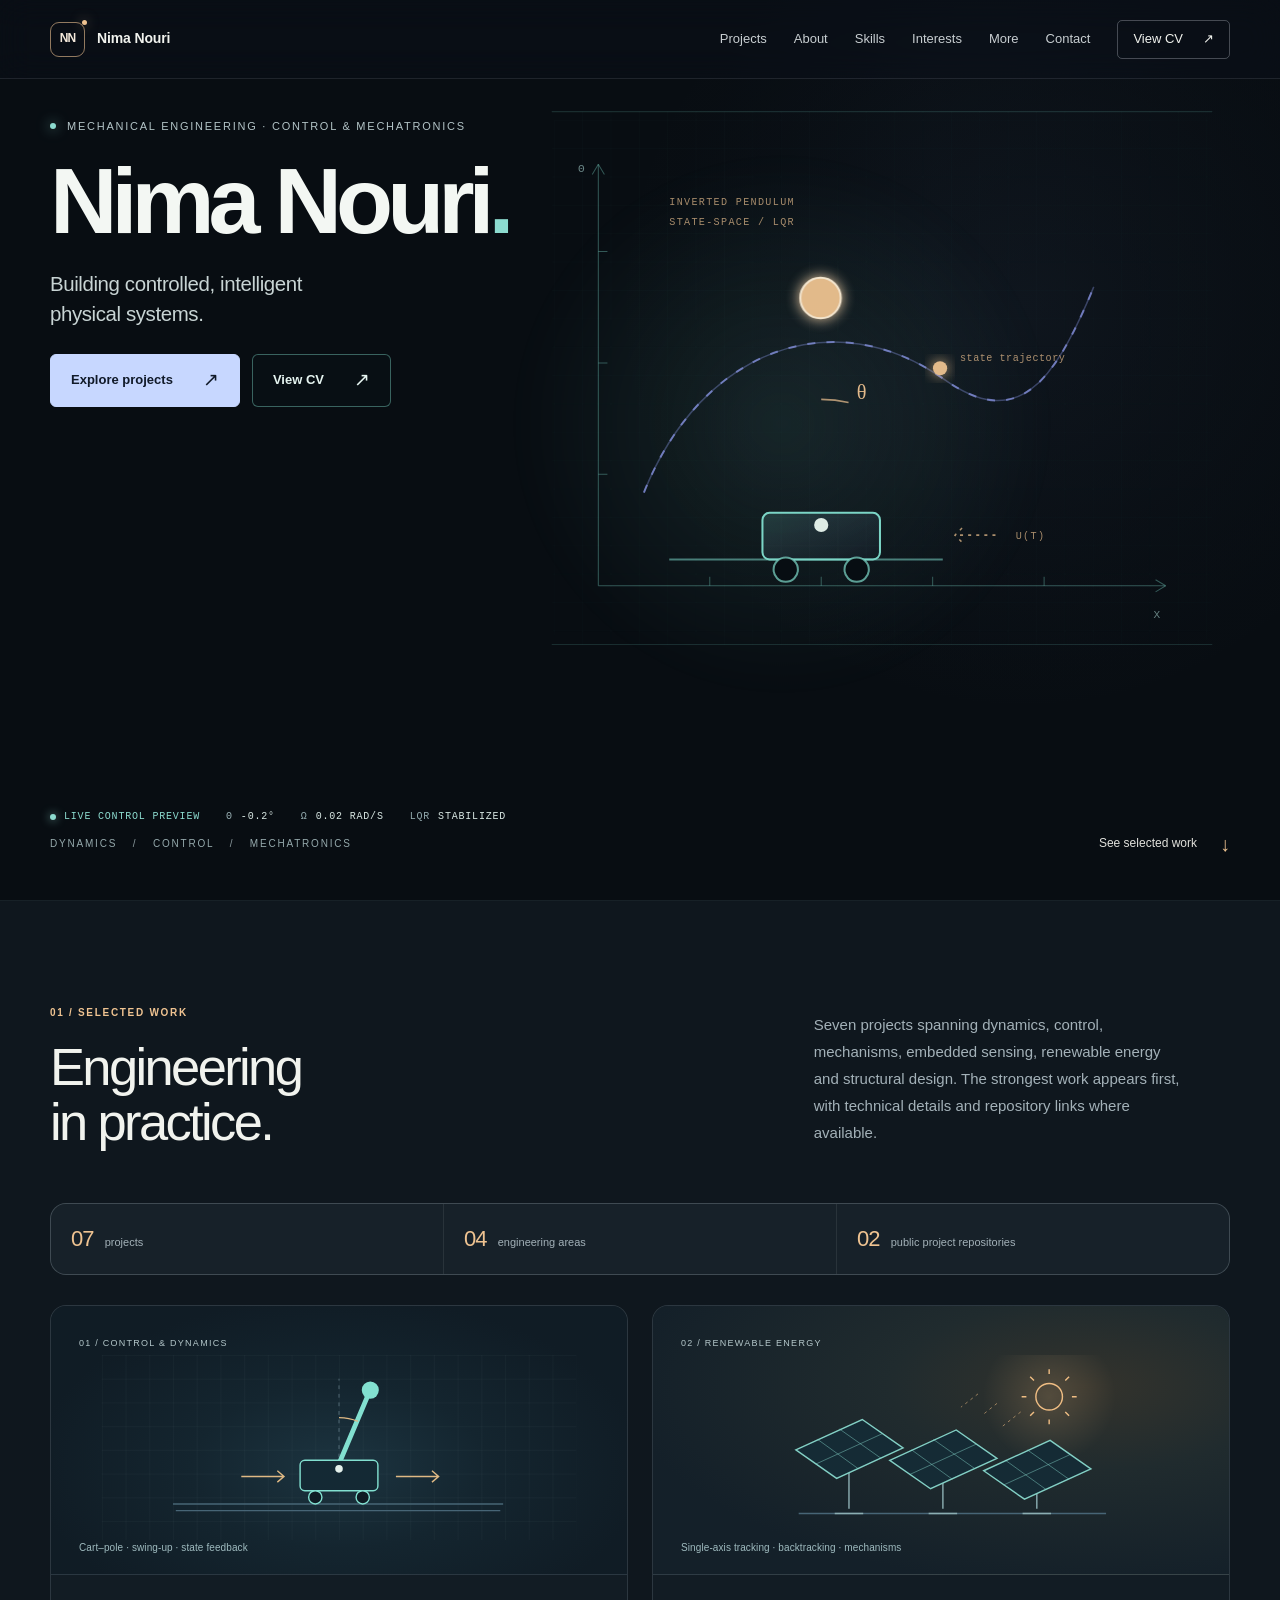
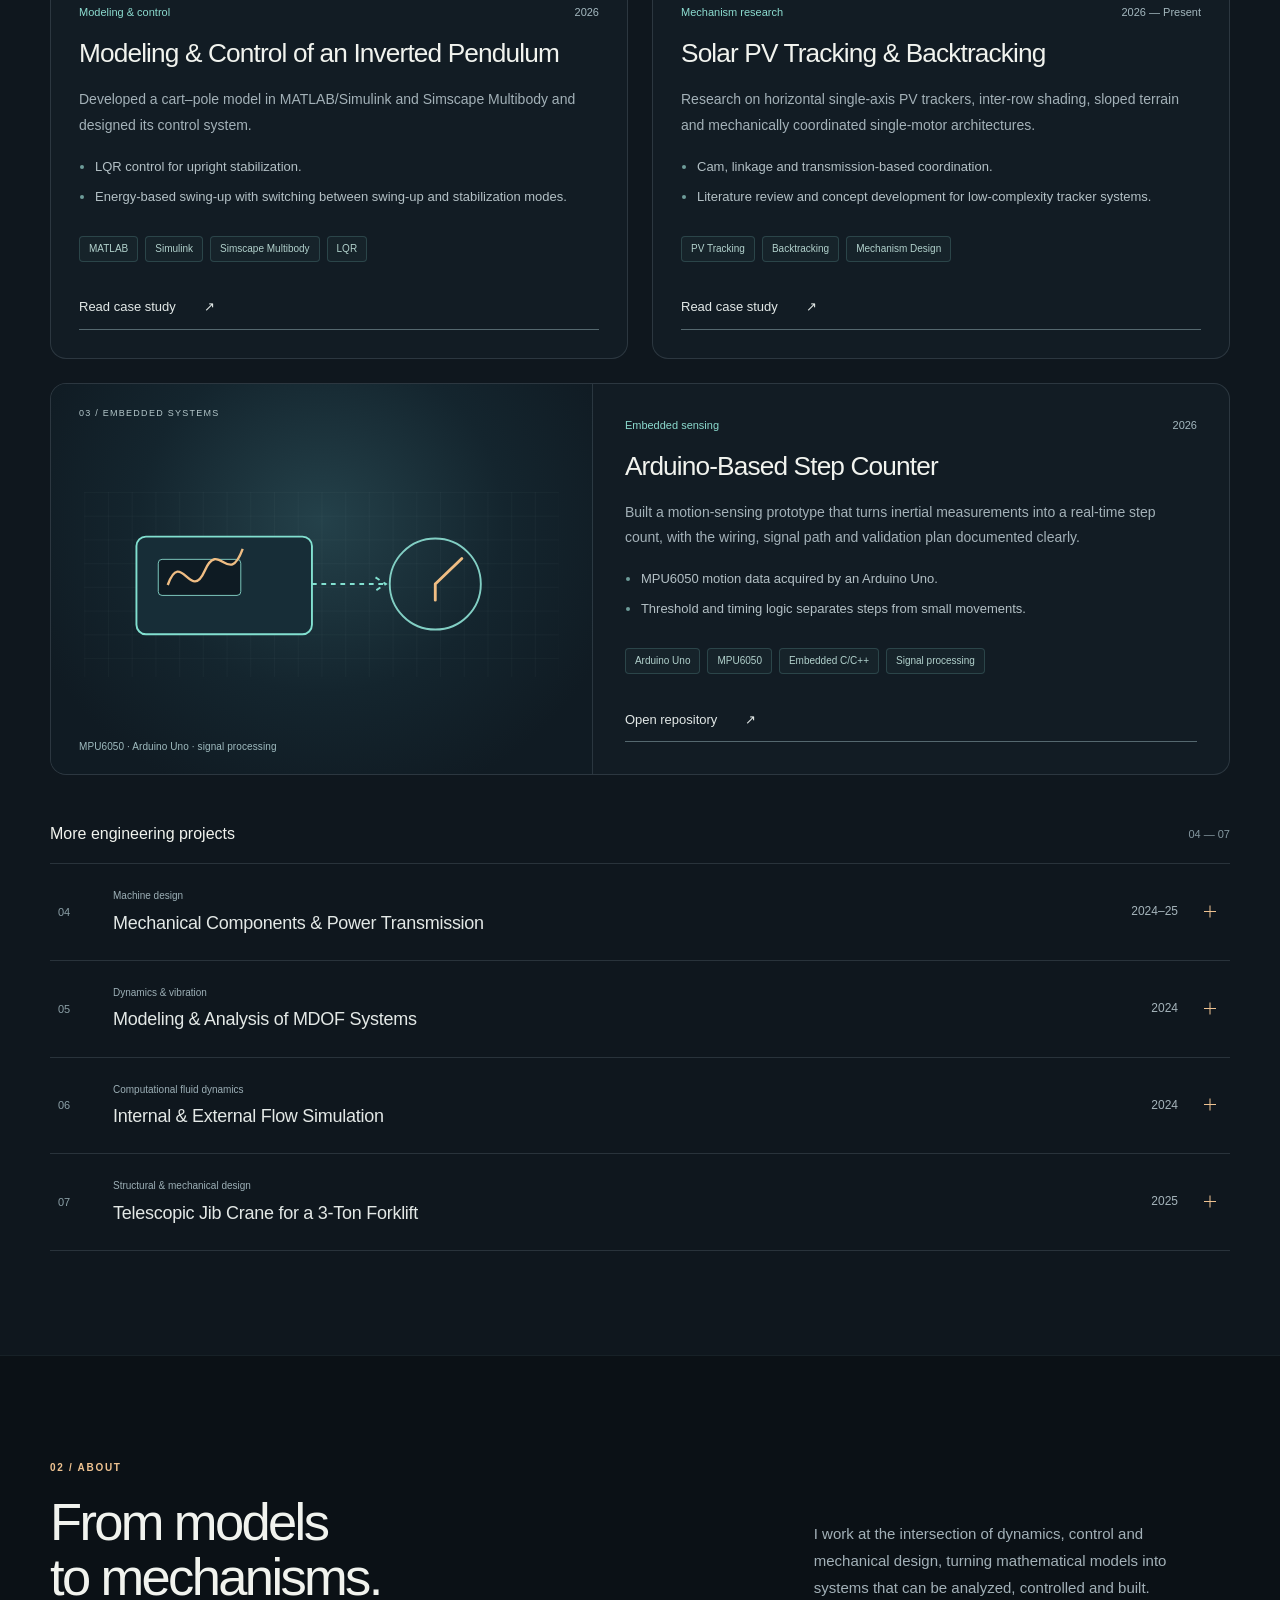
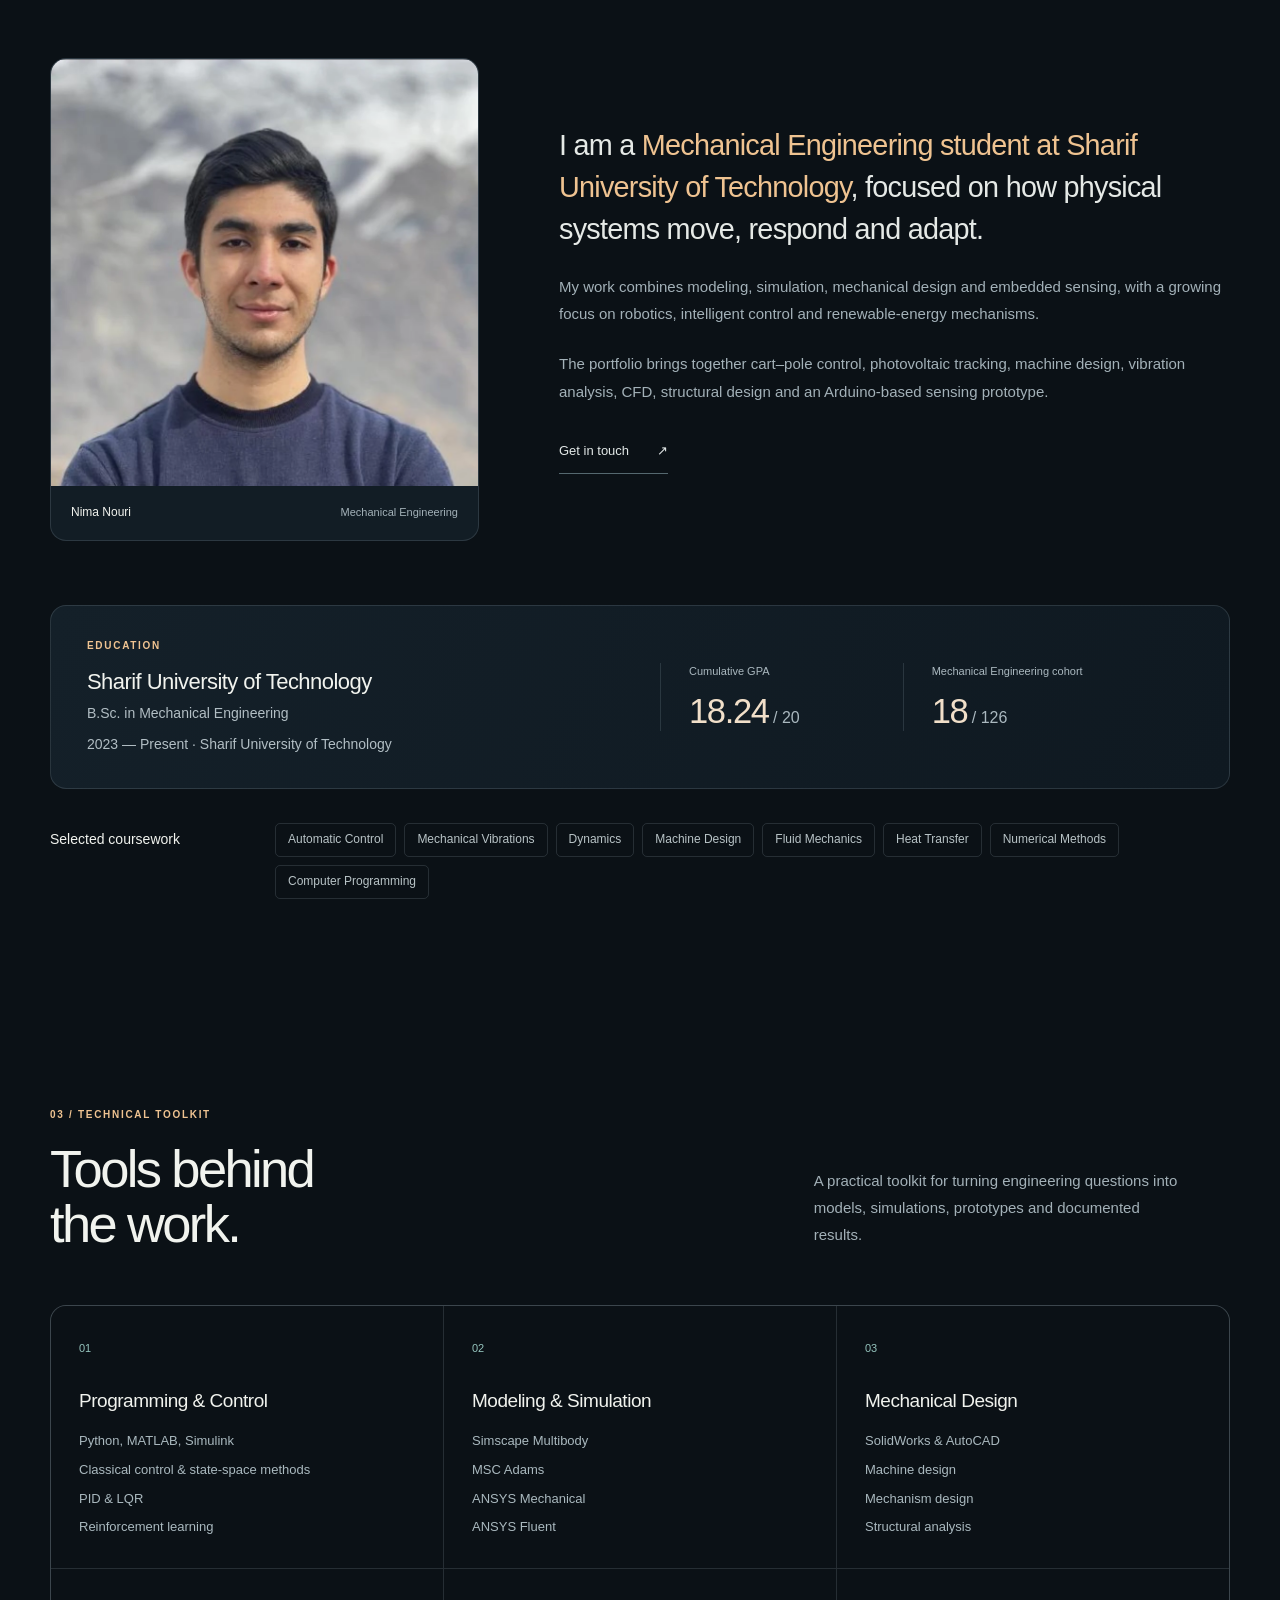
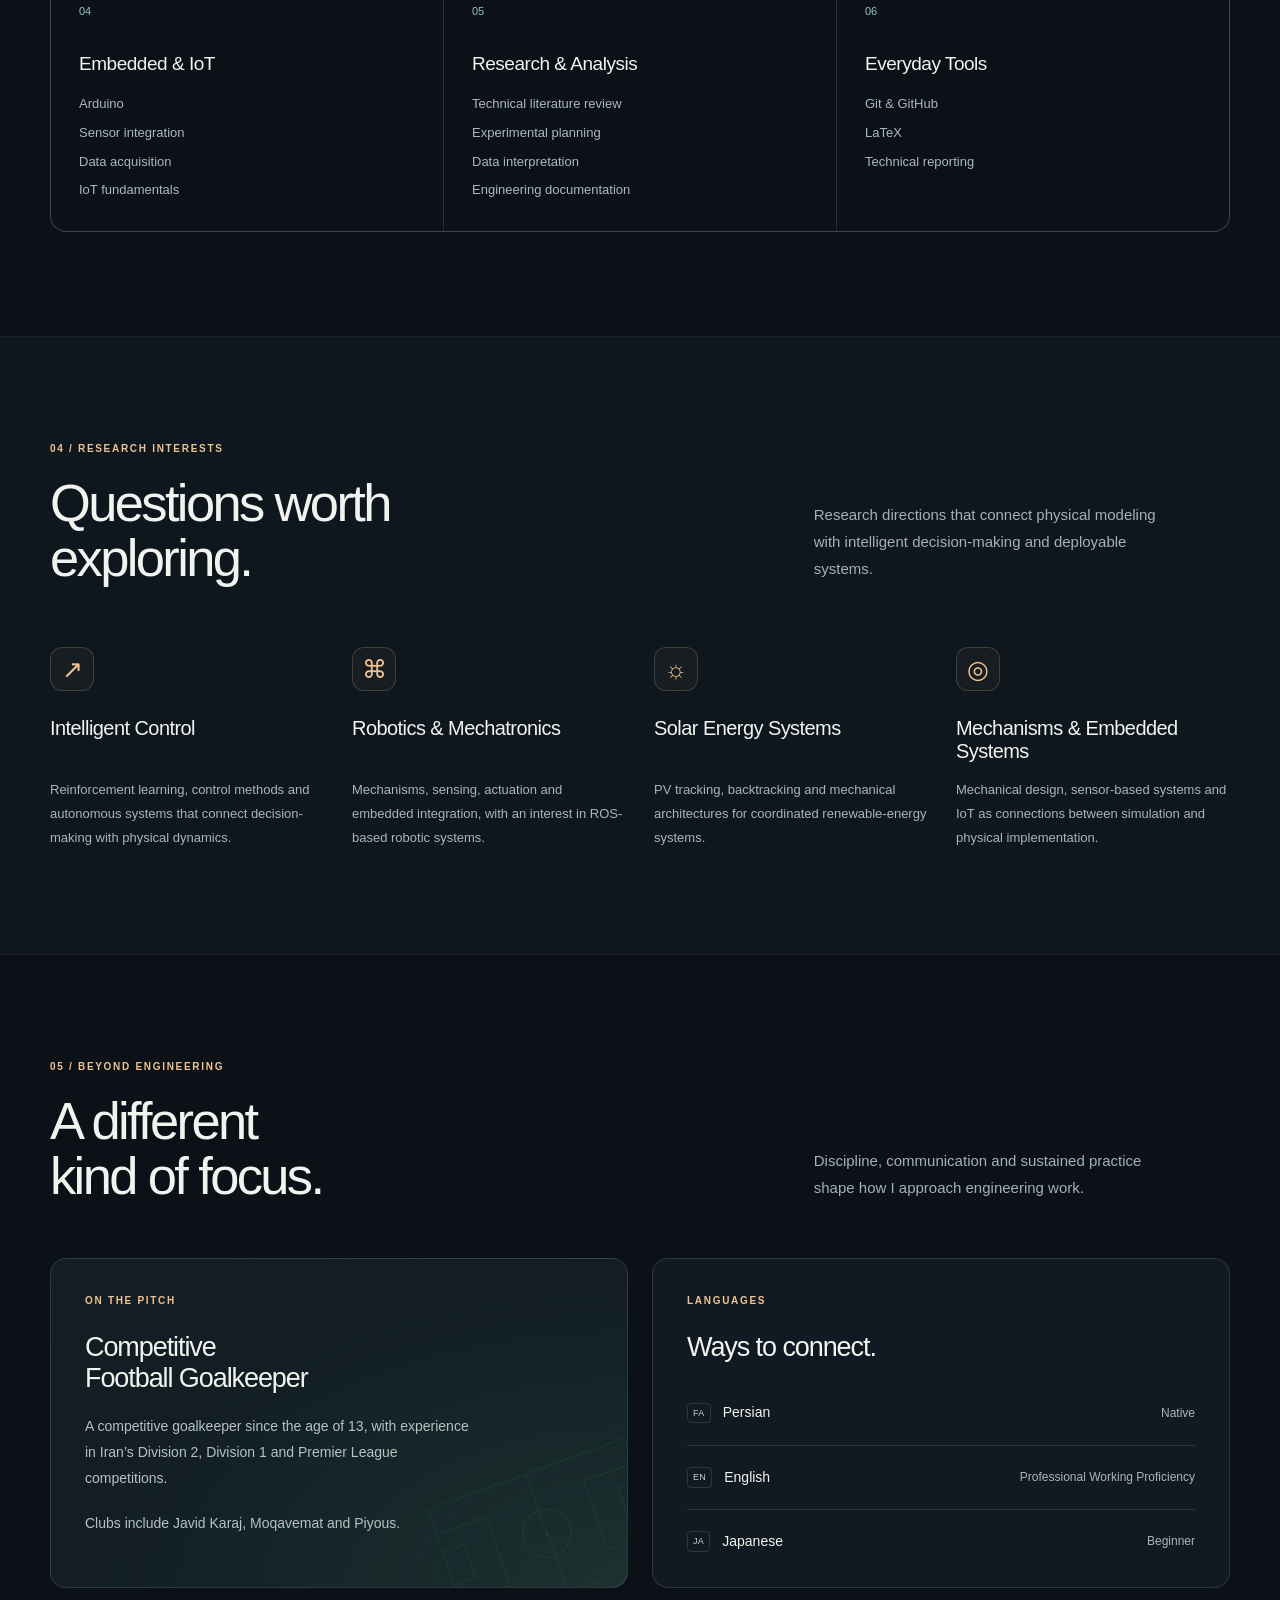
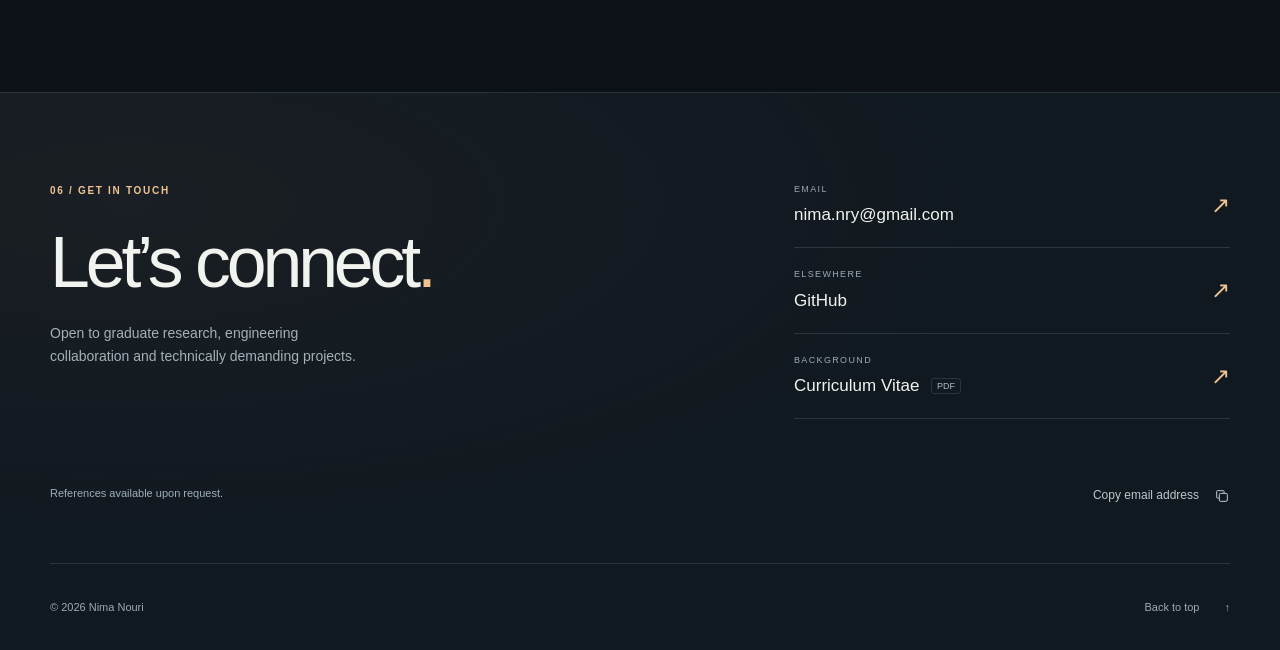
<file: index.html>
<!doctype html>
<html lang="en">
<head>
  <meta charset="utf-8">
  <meta name="viewport" content="width=device-width, initial-scale=1">
  <meta name="description" content="Nima Nouri | Mechanical Engineering Portfolio. Control, mechatronics, mechanical design, embedded sensing and renewable-energy projects at Sharif University of Technology.">
  <meta name="theme-color" content="#0b1116">
  <meta property="og:type" content="website">
  <meta property="og:title" content="Nima Nouri | Mechanical Engineering Portfolio">
  <meta property="og:description" content="Control, mechatronics, mechanical design, embedded sensing and renewable-energy projects by a Sharif University of Technology mechanical engineering student.">
  <meta property="og:url" content="https://nima-nry.github.io/">
  <meta property="og:image" content="https://nima-nry.github.io/assets/hero-robot-solar.webp">
  <meta name="twitter:card" content="summary_large_image">
  <meta name="twitter:title" content="Nima Nouri | Mechanical Engineering Portfolio">
  <meta name="twitter:description" content="Control, mechatronics, mechanical design, embedded sensing and renewable-energy projects.">
  <meta name="twitter:image" content="https://nima-nry.github.io/assets/hero-robot-solar.webp">
  <title>Nima Nouri | Mechanical Engineering Portfolio</title>
  <link rel="canonical" href="https://nima-nry.github.io/">
  <link rel="icon" href="assets/favicon.svg" type="image/svg+xml">
  <link rel="stylesheet" href="styles.css">
  <script src="script.js" defer></script>
  <script type="application/ld+json">{
    "@context":"https://schema.org",
    "@type":"Person",
    "name":"Nima Nouri",
    "url":"https://nima-nry.github.io/",
    "sameAs":["https://github.com/nima-nry"],
    "jobTitle":"Mechanical Engineering Student",
    "alumniOf":{"@type":"CollegeOrUniversity","name":"Sharif University of Technology"},
    "knowsAbout":["Robotics","Intelligent control","Mechanical design","Renewable energy"]
  }</script>
</head>
<body>
  <a class="skip-link" href="#main-content">Skip to content</a>
  <header class="site-header">
    <div class="header-inner shell">
      <a class="brand" href="#top" aria-label="Nima Nouri, home">
        <span class="brand-mark" aria-hidden="true">NN<span></span></span>
        <span class="brand-text">Nima Nouri</span>
      </a>
      <nav class="nav" id="primary-navigation" aria-label="Primary navigation">
        <a href="#projects">Projects</a><a href="#about">About</a><a href="#skills">Skills</a><a href="#interests">Interests</a><a href="#beyond">More</a><a href="#contact">Contact</a>
        <a class="nav-cv" href="assets/Nima-Nouri-CV.pdf" target="_blank" rel="noopener noreferrer" aria-label="View CV, PDF, opens in a new tab">View CV <span aria-hidden="true">↗</span></a>
      </nav>
      <button class="menu-button" type="button" aria-label="Open navigation" aria-expanded="false" aria-controls="primary-navigation"><span></span><span></span></button>
    </div>
  </header>

  <main id="main-content" tabindex="-1">
    <section class="hero" id="top" aria-labelledby="hero-title">
      <div class="hero-visual" aria-hidden="true">
        <div class="hero-control-glow"></div>
        <svg class="hero-control-scene" viewBox="0 0 760 650" fill="none" focusable="false">
          <defs>
            <pattern id="hero-grid" width="28" height="28" patternUnits="userSpaceOnUse">
              <path d="M28 0H0V28" stroke="#82e0d0" stroke-opacity=".11" stroke-width="1"/>
            </pattern>
            <linearGradient id="hero-system-glow" x1="0" y1="0" x2="1" y2="1">
              <stop stop-color="#82e0d0" stop-opacity=".18"/>
              <stop offset="1" stop-color="#9aa7ff" stop-opacity=".03"/>
            </linearGradient>
            <filter id="hero-soft-glow" x="-50%" y="-50%" width="200%" height="200%">
              <feGaussianBlur stdDeviation="7" result="blur"/>
              <feMerge><feMergeNode in="blur"/><feMergeNode in="SourceGraphic"/></feMerge>
            </filter>
          </defs>
          <rect class="hero-grid-plane" x="54" y="48" width="652" height="526" rx="18" fill="url(#hero-grid)"/>
          <path class="hero-plane-border" d="M54 574h652M54 48h652"/>
          <g class="hero-axis">
            <path d="M100 516H660M100 516V100"/>
            <path d="M660 516l-10-6m10 6-10 6M100 100l-6 10m6-10 6 10"/>
            <path d="M210 516v-9m110 9v-9m110 9v-9m110 9v-9M100 406h9m-9-110h9m-9-110h9"/>
            <text x="648" y="548">x</text><text x="80" y="108">θ</text>
          </g>
          <g class="hero-phase-plane">
            <path d="M145 424c57-143 188-188 296-112 72 51 108 6 148-91"/>
            <path class="hero-phase-trail" d="M145 424c57-143 188-188 296-112 72 51 108 6 148-91"/>
            <circle id="hero-phase-dot" cx="438" cy="303" r="7"/>
            <text x="457" y="294">state trajectory</text>
          </g>
          <g class="hero-system" id="hero-system">
            <path class="hero-rail" d="M170 490H440"/>
            <rect class="hero-cart" x="262" y="444" width="116" height="46" rx="7"/>
            <circle class="hero-wheel" cx="285" cy="500" r="12"/><circle class="hero-wheel" cx="355" cy="500" r="12"/>
            <line id="hero-pendulum" x1="320" y1="456" x2="320" y2="232"/>
            <circle id="hero-pendulum-mass" cx="320" cy="232" r="20"/>
            <circle class="hero-pivot" cx="320" cy="456" r="7"/>
            <path class="hero-angle-arc" d="M320 332a124 124 0 0 1 27 3"/>
            <text class="hero-angle-label" x="355" y="332">θ</text>
          </g>
          <g class="hero-callouts">
            <text x="170" y="140">INVERTED PENDULUM</text>
            <text x="170" y="160">STATE-SPACE / LQR</text>
            <text x="512" y="470">u(t)</text>
            <path d="M492 466h-40m7-7-7 7 7 7"/>
          </g>
        </svg>
      </div>
      <div class="hero-content shell">
        <p class="hero-eyebrow"><span aria-hidden="true"></span> Mechanical Engineering · Control &amp; Mechatronics</p>
        <h1 id="hero-title">Nima Nouri<span class="title-dot">.</span></h1>
        <p class="hero-description">Building controlled, intelligent<br class="desktop-break"> physical systems.</p>
        <div class="hero-actions">
          <a class="button button-primary" href="#projects">Explore projects <span aria-hidden="true">↗</span></a>
          <a class="button button-ghost" href="assets/Nima-Nouri-CV.pdf" target="_blank" rel="noopener noreferrer" aria-label="View CV, PDF, opens in a new tab">View CV <span aria-hidden="true">↗</span></a>
        </div>
      </div>
      <div class="hero-status shell" aria-label="Live control preview">
        <span class="hero-status-live"><i aria-hidden="true"></i> LIVE CONTROL PREVIEW</span>
        <span>θ <strong id="hero-angle-readout">0.0°</strong></span>
        <span>ω <strong id="hero-rate-readout">0.00 rad/s</strong></span>
        <span>LQR <strong>STABILIZED</strong></span>
      </div>
      <div class="hero-footer shell"><p>DYNAMICS <span>/</span> CONTROL <span>/</span> MECHATRONICS</p><a class="scroll-link" href="#projects">See selected work <span aria-hidden="true">↓</span></a></div>
    </section>

    <section class="section section-tinted" id="projects" aria-labelledby="projects-title">
      <div class="shell">
        <div class="section-heading reveal">
          <div><p class="eyebrow">01 / SELECTED WORK</p><h2 id="projects-title">Engineering<br>in practice.</h2></div>
          <p>Seven projects spanning dynamics, control, mechanisms, embedded sensing, renewable energy and structural design. The strongest work appears first, with technical details and repository links where available.</p>
        </div>
        <div class="project-facts reveal" aria-label="Portfolio project summary"><div><strong>07</strong><span>projects</span></div><div><strong>04</strong><span>engineering areas</span></div><div><strong>02</strong><span>public project repositories</span></div></div>
        <div class="featured-projects">
          <article class="featured-card reveal" aria-labelledby="pendulum-title">
            <div class="project-visual control-visual" aria-hidden="true">
              <span class="visual-label">01 / CONTROL &amp; DYNAMICS</span>
              <svg viewBox="0 0 500 195" fill="none" focusable="false">
                <defs><pattern id="control-grid" width="25" height="25" patternUnits="userSpaceOnUse"><path d="M25 0H0V25" stroke="#92b0ba" stroke-opacity=".08"/></pattern></defs>
                <path fill="url(#control-grid)" d="M0 0h500v195H0z"/><path d="M75 157H423M78 164H420" stroke="#476576" stroke-width="1.5"/>
                <path d="M250 117V25" stroke="#92b0ba" stroke-opacity=".5" stroke-dasharray="4 5"/><path d="M249 117L282 39" stroke="#82e0d0" stroke-width="5" stroke-linecap="round"/><circle cx="283" cy="37" r="9" fill="#82e0d0"/>
                <path d="M250 66a51 51 0 0 1 20 4" stroke="#dfb984" stroke-width="1.5"/><rect x="209" y="111" width="82" height="32" rx="5" fill="#142934" stroke="#82e0d0" stroke-width="1.5"/>
                <circle cx="225" cy="150" r="7" fill="#0e1b23" stroke="#82e0d0" stroke-width="1.5"/><circle cx="275" cy="150" r="7" fill="#0e1b23" stroke="#82e0d0" stroke-width="1.5"/><circle cx="250" cy="120" r="4" fill="#e4f0eb"/>
                <path d="M147 128H192m-7-6 7 6-7 6M310 128H355m-7-6 7 6-7 6" stroke="#dfb984" stroke-width="1.5"/>
              </svg>
              <span class="visual-caption">Cart–pole · swing-up · state feedback</span>
            </div>
            <div class="featured-content">
              <div class="project-meta"><span>Modeling &amp; control</span><time datetime="2026">2026</time></div>
              <h3 id="pendulum-title">Modeling &amp; Control of an Inverted Pendulum</h3>
              <p>Developed a cart–pole model in MATLAB/Simulink and Simscape Multibody and designed its control system.</p>
              <ul class="project-points"><li>LQR control for upright stabilization.</li><li>Energy-based swing-up with switching between swing-up and stabilization modes.</li></ul>
              <ul class="tags" aria-label="Project tools"><li>MATLAB</li><li>Simulink</li><li>Simscape Multibody</li><li>LQR</li></ul>
              <a class="text-link" href="projects/inverted-pendulum.html">Read case study <span aria-hidden="true">↗</span></a>
            </div>
          </article>
          <article class="featured-card reveal" aria-labelledby="solar-title">
            <div class="project-visual solar-visual" aria-hidden="true">
              <span class="visual-label">02 / RENEWABLE ENERGY</span>
              <svg viewBox="0 0 500 195" fill="none" focusable="false">
                <defs><radialGradient id="sun-glow"><stop stop-color="#ffca8b" stop-opacity=".17"/><stop offset="1" stop-color="#ffca8b" stop-opacity="0"/></radialGradient></defs>
                <circle cx="364" cy="44" r="70" fill="url(#sun-glow)"/><circle cx="364" cy="44" r="14" stroke="#efbd83" stroke-width="1.5"/>
                <path d="M364 20V15m0 58v-5m24-24h5m-58 0h5m41-17 4-4m-41 41 4-4m33 0 4 4m-41-41 4 4" stroke="#efbd83" stroke-width="1.5"/><path d="M100 167H424" stroke="#476576" stroke-width="1.5"/>
                <g stroke="#8baeb2" stroke-width="1.5"><path d="M153 113v49m-15 5h30M252 124v38m-15 5h30M351 135v27m-15 5h30"/></g>
                <g fill="#152b35" stroke="#82cfc4" stroke-width="1.5"><path d="m97 100 70-32 43 30-70 32zM196 111l70-32 43 30-70 32zM295 122l70-32 43 30-70 32z"/></g>
                <g stroke="#82cfc4" stroke-opacity=".5"><path d="m120 89 43 31m-20-42 44 31m-69 6 70-32M219 100l43 31m-20-42 44 31m-69 6 70-32M318 111l43 31m-20-42 44 31m-69 6 70-32"/></g>
                <path d="m334 60-19 15m-6-24-15 12m-5-22-18 14" stroke="#efbd83" stroke-opacity=".6" stroke-dasharray="3 4"/>
              </svg>
              <span class="visual-caption">Single-axis tracking · backtracking · mechanisms</span>
            </div>
            <div class="featured-content">
              <div class="project-meta"><span>Mechanism research</span><span><time datetime="2026">2026</time> — Present</span></div>
              <h3 id="solar-title">Solar PV Tracking &amp; Backtracking</h3>
              <p>Research on horizontal single-axis PV trackers, inter-row shading, sloped terrain and mechanically coordinated single-motor architectures.</p>
              <ul class="project-points"><li>Cam, linkage and transmission-based coordination.</li><li>Literature review and concept development for low-complexity tracker systems.</li></ul>
              <ul class="tags" aria-label="Project topics"><li>PV Tracking</li><li>Backtracking</li><li>Mechanism Design</li></ul>
              <a class="text-link" href="projects/solar-pv-tracking.html">Read case study <span aria-hidden="true">↗</span></a>
            </div>
          </article>
          <article class="featured-card step-counter-card reveal" aria-labelledby="step-counter-title">
            <div class="project-visual step-counter-visual" aria-hidden="true">
              <span class="visual-label">03 / EMBEDDED SYSTEMS</span>
              <svg viewBox="0 0 500 195" fill="none" focusable="false"><defs><pattern id="step-grid" width="25" height="25" patternUnits="userSpaceOnUse"><path d="M25 0H0V25" stroke="#92b0ba" stroke-opacity=".08"/></pattern></defs><path fill="url(#step-grid)" d="M0 0h500v195H0z"/><rect x="55" y="47" width="185" height="103" rx="10" fill="#172d37" stroke="#82e0d0" stroke-width="2"/><rect x="78" y="71" width="87" height="38" rx="4" fill="#0e1b23" stroke="#82cfc4"/><path d="M88 98c14-39 24 19 39-15s25 18 40-23" stroke="#efbd83" stroke-width="2.5"/><circle cx="370" cy="97" r="48" stroke="#82cfc4" stroke-width="2"/><path d="M370 97l28-27M370 97v17" stroke="#efbd83" stroke-width="3" stroke-linecap="round"/><path d="M240 97h78m-11-7 11 7-11 7" stroke="#82e0d0" stroke-width="2" stroke-dasharray="5 5"/></svg>
              <span class="visual-caption">MPU6050 · Arduino Uno · signal processing</span>
            </div>
            <div class="featured-content">
              <div class="project-meta"><span>Embedded sensing</span><time datetime="2026">2026</time></div>
              <h3 id="step-counter-title">Arduino-Based Step Counter</h3>
              <p>Built a motion-sensing prototype that turns inertial measurements into a real-time step count, with the wiring, signal path and validation plan documented clearly.</p>
              <ul class="project-points"><li>MPU6050 motion data acquired by an Arduino Uno.</li><li>Threshold and timing logic separates steps from small movements.</li></ul>
              <ul class="tags" aria-label="Project tools"><li>Arduino Uno</li><li>MPU6050</li><li>Embedded C/C++</li><li>Signal processing</li></ul>
              <a class="text-link" href="https://github.com/nima-nry/arduino-step-counter" target="_blank" rel="noopener noreferrer">Open repository <span aria-hidden="true">↗</span></a>
            </div>
          </article>
        </div>
        <div class="project-archive reveal">
          <div class="archive-heading"><h3>More engineering projects</h3><span>04 — 07</span></div>
          <details class="project-row">
            <summary><span class="project-index">04</span><span class="project-summary"><span class="project-category">Machine design</span><span class="project-name">Mechanical Components &amp; Power Transmission</span></span><span class="project-year"><time datetime="2024">2024</time>–<time datetime="2025">25</time></span><span class="expand-icon" aria-hidden="true"></span></summary>
            <div class="project-detail"><p>Designed and analyzed shafts, springs, bearings, gears, gearboxes, bolted joints and welded structures.</p><ul class="tags" aria-label="Project topics"><li>Machine Design</li><li>Power Transmission</li><li>Mechanical Components</li></ul><a class="text-link" href="projects/machine-design.html">Read case study <span aria-hidden="true">↗</span></a></div>
          </details>
          <details class="project-row">
            <summary><span class="project-index">05</span><span class="project-summary"><span class="project-category">Dynamics &amp; vibration</span><span class="project-name">Modeling &amp; Analysis of MDOF Systems</span></span><time datetime="2024">2024</time><span class="expand-icon" aria-hidden="true"></span></summary>
            <div class="project-detail"><p>Developed mathematical and numerical models of multi-degree-of-freedom mechanical systems in MATLAB.</p><ul class="tags" aria-label="Project tools"><li>MATLAB</li><li>Dynamic Modeling</li><li>Vibration Analysis</li></ul><a class="text-link" href="projects/mdof-vibration.html">Read case study <span aria-hidden="true">↗</span></a></div>
          </details>
          <details class="project-row">
            <summary><span class="project-index">06</span><span class="project-summary"><span class="project-category">Computational fluid dynamics</span><span class="project-name">Internal &amp; External Flow Simulation</span></span><time datetime="2024">2024</time><span class="expand-icon" aria-hidden="true"></span></summary>
            <div class="project-detail"><p>Performed numerical analysis of internal and external fluid-flow problems using ANSYS Fluent, including airfoil aerodynamics and internal pipe-flow simulations.</p><ul class="tags" aria-label="Project tools"><li>ANSYS Fluent</li><li>CFD</li><li>Airfoil Aerodynamics</li></ul><a class="text-link" href="projects/cfd-simulations.html">Read case study <span aria-hidden="true">↗</span></a></div>
          </details>
          <details class="project-row project-row-crane">
            <summary><span class="project-index">07</span><span class="project-summary"><span class="project-category">Structural &amp; mechanical design</span><span class="project-name">Telescopic Jib Crane for a 3-Ton Forklift</span></span><time datetime="2025">2025</time><span class="expand-icon" aria-hidden="true"></span></summary>
            <div class="project-detail"><p>Designed an adjustable telescopic jib crane with a 1.5-ton design load, complete CAD assembly and a SolidWorks Simulation study.</p><ul class="tags" aria-label="Project tools"><li>SolidWorks</li><li>FEA</li><li>CAD</li><li>Structural Design</li></ul><div class="project-links"><a class="text-link" href="projects/jib-crane.html">Read case study <span aria-hidden="true">↗</span></a><a class="text-link" href="https://github.com/nima-nry/jib-crane-project" target="_blank" rel="noopener noreferrer">Repository <span aria-hidden="true">↗</span></a></div></div>
          </details>
        </div>
      </div>
    </section>

    <section class="section shell" id="about" aria-labelledby="about-title">
      <div class="section-heading reveal">
        <div><p class="eyebrow">02 / ABOUT</p><h2 id="about-title">From models<br>to mechanisms.</h2></div>
        <p>I work at the intersection of dynamics, control and mechanical design, turning mathematical models into systems that can be analyzed, controlled and built.</p>
      </div>
      <div class="about-layout">
        <figure class="about-photo reveal">
          <picture><source srcset="assets/nima-profile.webp" type="image/webp"><img src="assets/nima-profile.png" alt="Portrait of Nima Nouri" width="919" height="903" loading="lazy" decoding="async"></picture>
          <figcaption><span>Nima Nouri</span><span>Mechanical Engineering</span></figcaption>
        </figure>
        <div class="about-copy reveal">
          <p class="about-lead">I am a <span>Mechanical Engineering student at Sharif University of Technology</span>, focused on how physical systems move, respond and adapt.</p>
          <p>My work combines modeling, simulation, mechanical design and embedded sensing, with a growing focus on robotics, intelligent control and renewable-energy mechanisms.</p>
          <p>The portfolio brings together cart–pole control, photovoltaic tracking, machine design, vibration analysis, CFD, structural design and an Arduino-based sensing prototype.</p>
          <a class="text-link" href="#contact">Get in touch <span aria-hidden="true">↗</span></a>
        </div>
      </div>
      <div class="education-card reveal">
        <div class="education-main"><p class="eyebrow">EDUCATION</p><h3>Sharif University of Technology</h3><p>B.Sc. in Mechanical Engineering</p><p class="education-date"><time datetime="2023">2023</time> — Present · Sharif University of Technology</p></div>
        <dl class="academic-stats"><div><dt>Cumulative GPA</dt><dd>18.24<span> / 20</span></dd></div><div><dt>Mechanical Engineering cohort</dt><dd>18<span> / 126</span></dd></div></dl>
      </div>
      <div class="coursework reveal"><h3>Selected coursework</h3><ul class="course-list"><li>Automatic Control</li><li>Mechanical Vibrations</li><li>Dynamics</li><li>Machine Design</li><li>Fluid Mechanics</li><li>Heat Transfer</li><li>Numerical Methods</li><li>Computer Programming</li></ul></div>
    </section>

    <section class="section shell" id="skills" aria-labelledby="skills-title">
      <div class="section-heading reveal"><div><p class="eyebrow">03 / TECHNICAL TOOLKIT</p><h2 id="skills-title">Tools behind<br>the work.</h2></div><p>A practical toolkit for turning engineering questions into models, simulations, prototypes and documented results.</p></div>
      <div class="skill-groups">
        <article class="skill-group reveal"><span class="skill-number">01</span><h3>Programming &amp; Control</h3><ul><li>Python, MATLAB, Simulink</li><li>Classical control &amp; state-space methods</li><li>PID &amp; LQR</li><li>Reinforcement learning</li></ul></article>
        <article class="skill-group reveal"><span class="skill-number">02</span><h3>Modeling &amp; Simulation</h3><ul><li>Simscape Multibody</li><li>MSC Adams</li><li>ANSYS Mechanical</li><li>ANSYS Fluent</li></ul></article>
        <article class="skill-group reveal"><span class="skill-number">03</span><h3>Mechanical Design</h3><ul><li>SolidWorks &amp; AutoCAD</li><li>Machine design</li><li>Mechanism design</li><li>Structural analysis</li></ul></article>
        <article class="skill-group reveal"><span class="skill-number">04</span><h3>Embedded &amp; IoT</h3><ul><li>Arduino</li><li>Sensor integration</li><li>Data acquisition</li><li>IoT fundamentals</li></ul></article>
        <article class="skill-group reveal"><span class="skill-number">05</span><h3>Research &amp; Analysis</h3><ul><li>Technical literature review</li><li>Experimental planning</li><li>Data interpretation</li><li>Engineering documentation</li></ul></article>
        <article class="skill-group reveal"><span class="skill-number">06</span><h3>Everyday Tools</h3><ul><li>Git &amp; GitHub</li><li>LaTeX</li><li>Technical reporting</li></ul></article>
      </div>
    </section>

    <section class="section section-tinted" id="interests" aria-labelledby="interests-title">
      <div class="shell">
        <div class="section-heading reveal"><div><p class="eyebrow">04 / RESEARCH INTERESTS</p><h2 id="interests-title">Questions worth<br>exploring.</h2></div><p>Research directions that connect physical modeling with intelligent decision-making and deployable systems.</p></div>
        <div class="interest-grid">
          <article class="interest-card reveal"><span class="interest-symbol" aria-hidden="true">↗</span><h3>Intelligent Control</h3><p>Reinforcement learning, control methods and autonomous systems that connect decision-making with physical dynamics.</p></article>
          <article class="interest-card reveal"><span class="interest-symbol" aria-hidden="true">⌘</span><h3>Robotics &amp; Mechatronics</h3><p>Mechanisms, sensing, actuation and embedded integration, with an interest in ROS-based robotic systems.</p></article>
          <article class="interest-card reveal"><span class="interest-symbol" aria-hidden="true">☼</span><h3>Solar Energy Systems</h3><p>PV tracking, backtracking and mechanical architectures for coordinated renewable-energy systems.</p></article>
          <article class="interest-card reveal"><span class="interest-symbol" aria-hidden="true">◎</span><h3>Mechanisms &amp; Embedded Systems</h3><p>Mechanical design, sensor-based systems and IoT as connections between simulation and physical implementation.</p></article>
        </div>
      </div>
    </section>

    <section class="section shell" id="beyond" aria-labelledby="beyond-title">
      <div class="section-heading reveal"><div><p class="eyebrow">05 / BEYOND ENGINEERING</p><h2 id="beyond-title">A different<br>kind of focus.</h2></div><p>Discipline, communication and sustained practice shape how I approach engineering work.</p></div>
      <div class="beyond-grid">
        <article class="athletics-card reveal"><p class="eyebrow">ON THE PITCH</p><h3>Competitive<br>Football Goalkeeper</h3><p>A competitive goalkeeper since the age of 13, with experience in Iran’s Division 2, Division 1 and Premier League competitions.</p><p>Clubs include Javid Karaj, Moqavemat and Piyous.</p><svg class="pitch-mark" viewBox="0 0 220 140" fill="none" aria-hidden="true" focusable="false"><path d="M10 10h200v120H10zM10 35h50v70H10m0-52h22v34H10m100-77v120m100-95h-50v70h50m0-52h-22v34h22" stroke="currentColor"/><circle cx="110" cy="70" r="23" stroke="currentColor"/><circle cx="110" cy="70" r="2" fill="currentColor"/></svg></article>
        <article class="languages-card reveal"><p class="eyebrow">LANGUAGES</p><h3>Ways to connect.</h3><dl class="language-list"><div><dt><span class="language-code" aria-hidden="true">FA</span>Persian</dt><dd>Native</dd></div><div><dt><span class="language-code" aria-hidden="true">EN</span>English</dt><dd>Professional Working Proficiency</dd></div><div><dt><span class="language-code" aria-hidden="true">JA</span>Japanese</dt><dd>Beginner</dd></div></dl></article>
      </div>
    </section>

    <section class="contact-section" id="contact" aria-labelledby="contact-title">
      <div class="shell">
        <div class="contact-inner reveal">
          <div class="contact-copy"><p class="eyebrow">06 / GET IN TOUCH</p><h2 id="contact-title">Let’s connect<span>.</span></h2><p>Open to graduate research, engineering collaboration and technically demanding projects.</p></div>
          <div class="contact-links">
            <a href="mailto:nima.nry@gmail.com"><span><small>EMAIL</small>nima.nry@gmail.com</span><span aria-hidden="true">↗</span></a>
            <a href="https://github.com/nima-nry" target="_blank" rel="noopener noreferrer" aria-label="Nima Nouri on GitHub, opens in a new tab"><span><small>ELSEWHERE</small>GitHub</span><span aria-hidden="true">↗</span></a>
            <a href="assets/Nima-Nouri-CV.pdf" target="_blank" rel="noopener noreferrer" aria-label="View curriculum vitae, PDF, opens in a new tab"><span><small>BACKGROUND</small>Curriculum Vitae <em>PDF</em></span><span aria-hidden="true">↗</span></a>
          </div>
        </div>
        <div class="contact-note"><p>References available upon request.</p><div class="copy-email-wrap"><button class="copy-email" type="button" hidden>Copy email address <svg width="16" height="16" viewBox="0 0 24 24" fill="none" aria-hidden="true" focusable="false"><rect x="8" y="8" width="12" height="12" rx="2" stroke="currentColor" stroke-width="1.5"/><path d="M15 8V5a1 1 0 0 0-1-1H5a1 1 0 0 0-1 1v9a1 1 0 0 0 1 1h3" stroke="currentColor" stroke-width="1.5"/></svg></button><span class="copy-status" role="status" aria-live="polite"></span></div></div>
        <footer class="site-footer"><span>© <span id="year">2026</span> Nima Nouri</span><a href="#top">Back to top <span aria-hidden="true">↑</span></a></footer>
      </div>
    </section>
  </main>
</body>
</html>
</file>
<file: styles.css>
:root {
  color-scheme: dark;
  --bg: #0b1116;
  --bg-soft: #0f171e;
  --panel: #121d25;
  --ink: #f1f3ee;
  --muted: #a3b1b8;
  --quiet: #84979f;
  --line: rgba(169, 191, 199, .17);
  --accent: #efc391;
  --mint: #8cdbcf;
  --shell: min(1180px, calc(100% - 96px));
  --radius: 16px;
  font-family: "Helvetica Neue", Helvetica, Arial, sans-serif;
  font-synthesis: none;
}
* { box-sizing: border-box; }
html { scroll-behavior: smooth; scroll-padding-top: 100px; }
body { margin: 0; background: var(--bg); color: var(--ink); font-size: 16px; line-height: 1.65; -webkit-font-smoothing: antialiased; }
::selection { background: #edc391; color: #101820; }
a { color: inherit; text-decoration: none; }
button { font: inherit; color: inherit; cursor: pointer; }
button, a, summary { -webkit-tap-highlight-color: transparent; }
a, button, summary { touch-action: manipulation; }
img { display: block; max-width: 100%; }
picture { display: block; }
svg { display: block; max-width: 100%; }
h1, h2, h3, p, figure { margin: 0; }
h1, h2, h3 { line-height: 1.15; }
button[hidden] { display: none !important; }
:focus-visible { outline: 2px solid var(--accent); outline-offset: 6px; border-radius: 3px; }
main:focus, section[tabindex="-1"]:focus { outline: none; }
.shell { width: var(--shell); margin-inline: auto; }
.skip-link { position: fixed; top: 12px; left: 12px; z-index: 200; padding: 12px 20px; background: var(--accent); color: var(--bg); font-weight: 600; border-radius: 6px; transform: translateY(-160%); }
.skip-link:focus { transform: translateY(0); }

/* Header */
.site-header { position: fixed; inset: 0 0 auto; z-index: 100; border-bottom: 1px solid rgba(224, 231, 239, .1); background: rgba(13, 18, 29, .36); -webkit-backdrop-filter: blur(16px); backdrop-filter: blur(16px); transition: background .2s; }
.site-header.scrolled { background: rgba(11, 17, 22, .95); }
.header-inner { display: flex; align-items: center; justify-content: space-between; gap: 28px; min-height: 78px; }
.brand { display: inline-flex; gap: 12px; align-items: center; flex-shrink: 0; min-height: 44px; }
.brand-text { font-size: 14px; font-weight: 600; letter-spacing: -.01em; }
.brand-mark { position: relative; display: grid; place-items: center; width: 35px; height: 35px; border: 1px solid rgba(239, 195, 145, .6); border-radius: 9px; color: #f4e9db; font-size: 12px; font-weight: 700; letter-spacing: -.07em; }
.brand-mark > span { position: absolute; width: 5px; height: 5px; border-radius: 50%; background: var(--accent); top: -3px; right: -3px; box-shadow: 0 0 12px rgba(239,195,145,.6); }
.nav { display: flex; align-items: center; gap: 27px; font-size: 13px; }
.nav a { display: inline-flex; align-items: center; gap: 20px; min-height: 44px; color: #c8ced1; transition: color .2s; }
.nav a:hover, .nav a[aria-current] { color: var(--accent); }
.nav a[aria-current]:not(.nav-cv) { box-shadow: inset 0 -1px var(--accent); }
.nav .nav-cv { min-height: 39px; padding: 0 15px; border: 1px solid rgba(224, 231, 239, .28); border-radius: 5px; color: var(--ink); }
.nav .nav-cv:hover { border-color: var(--accent); color: var(--accent); }
.menu-button { display: none; width: 44px; height: 44px; padding: 9px; border: 1px solid var(--line); border-radius: 7px; background: rgba(11,17,22,.6); }
.menu-button span { display: block; width: 22px; height: 1.5px; margin: 6px 0; background: var(--ink); transition: transform .2s; }
.menu-button[aria-expanded="true"] span:first-child { transform: translateY(3.75px) rotate(45deg); }
.menu-button[aria-expanded="true"] span:last-child { transform: translateY(-3.75px) rotate(-45deg); }

/* The hero uses a quiet, field-specific control-system visual instead of a stock scene. */
.hero { position: relative; display: flex; flex-direction: column; min-height: 740px; min-height: max(720px, 100svh); isolation: isolate; overflow: hidden; background: radial-gradient(circle at 80% 34%, rgba(70, 91, 124, .18), transparent 34%), #080d12; }
.hero::before { position: absolute; inset: 0; z-index: -4; pointer-events: none; content: ""; background: linear-gradient(90deg, rgba(8,13,18,.98) 0%, rgba(8,13,18,.91) 37%, rgba(8,13,18,.3) 73%, rgba(8,13,18,.6) 100%); }
.hero-visual { position: absolute; inset: 0; z-index: -3; pointer-events: none; }
.hero-control-glow { position: absolute; top: 16%; right: 17%; width: min(44vw, 560px); aspect-ratio: 1; border-radius: 50%; background: radial-gradient(circle, rgba(130,224,208,.11), rgba(130,224,208,0) 68%); filter: blur(12px); }
.hero-control-scene { position: absolute; top: 7%; right: clamp(-76px, 1vw, 36px); width: min(63vw, 770px); height: auto; overflow: visible; opacity: .95; transform: translate3d(var(--scene-x, 0px), var(--scene-y, 0px), 0); transition: transform .25s ease-out; }
.hero-grid-plane { fill-opacity: .34; }
.hero-plane-border { stroke: rgba(130,224,208,.16); stroke-width: 1; }
.hero-axis path { stroke: rgba(130,224,208,.38); stroke-width: 1; }
.hero-axis text, .hero-callouts text, .hero-phase-plane text { fill: rgba(163,205,202,.65); font-family: ui-monospace, SFMono-Regular, Menlo, monospace; font-size: 11px; letter-spacing: .13em; text-transform: uppercase; }
.hero-phase-plane path { stroke: rgba(154,167,255,.34); stroke-width: 1.5; }
.hero-phase-plane .hero-phase-trail { stroke: #9aa7ff; stroke-width: 2; stroke-dasharray: 8 11; opacity: .62; animation: phase-dash 12s linear infinite; }
.hero-phase-plane circle { fill: #efc391; filter: url(#hero-soft-glow); }
.hero-phase-plane text { fill: rgba(239,195,145,.75); font-size: 10px; letter-spacing: .05em; text-transform: none; }
.hero-rail { stroke: rgba(130,224,208,.55); stroke-width: 2; }
.hero-cart { fill: url(#hero-system-glow); stroke: #82e0d0; stroke-width: 2; }
.hero-wheel { fill: #080d12; stroke: rgba(130,224,208,.72); stroke-width: 2; }
#hero-pendulum { stroke: #efc391; stroke-width: 5; stroke-linecap: round; filter: url(#hero-soft-glow); transform-box: fill-box; transform-origin: 320px 456px; }
#hero-pendulum-mass { fill: #efc391; stroke: #fff0d7; stroke-width: 2; filter: url(#hero-soft-glow); }
.hero-pivot { fill: #eaf7f0; }
.hero-angle-arc, .hero-callouts path { stroke: rgba(239,195,145,.75); stroke-width: 1.5; }
.hero-angle-label { fill: #efc391; font: 20px Georgia, serif; }
.hero-callouts text { fill: rgba(239,195,145,.72); font-size: 10px; }
.hero-callouts path { fill: none; stroke-dasharray: 3 5; }
@keyframes phase-dash { to { stroke-dashoffset: -190px; } }
.hero-content { position: relative; z-index: 2; padding-top: clamp(110px, 13svh, 180px); padding-bottom: 170px; }
.hero-eyebrow { display: flex; align-items: center; gap: 11px; max-width: 610px; color: #b3c4c7; font-size: 11px; font-weight: 500; text-transform: uppercase; letter-spacing: .16em; }
.hero-eyebrow > span { width: 6px; height: 6px; flex-shrink: 0; border-radius: 50%; background: var(--mint); box-shadow: 0 0 13px rgba(140,219,207,.75); }
.hero h1 { margin-top: 20px; font-size: clamp(72px, min(7.3vw, 11svh), 116px); font-weight: 600; line-height: .98; letter-spacing: -.064em; white-space: nowrap; color: #f3f7f3; }
.title-dot { color: var(--mint); }
.hero-description { margin-top: 22px; max-width: 550px; color: #c8d4d4; font-size: clamp(18px, 1.6vw, 23px); line-height: 1.5; letter-spacing: -.02em; }
.hero-actions { display: flex; flex-wrap: wrap; gap: 12px; margin-top: 24px; }
.button { display: inline-flex; justify-content: space-between; align-items: center; gap: 30px; min-height: 50px; padding: 12px 20px; border-radius: 6px; font-size: 13px; font-weight: 600; line-height: 1.4; border: 1px solid transparent; transition: background .2s, border-color .2s, transform .2s; }
.button span { font-size: 19px; font-weight: 400; }
.button-primary { background: #c7d7ff; color: #111a29; border-color: #c7d7ff; }
.button-primary:hover { background: #e2e8ff; border-color: #e2e8ff; transform: translateY(-2px); }
.button-ghost { color: #e5f4f0; background: rgba(10,18,24,.58); border-color: rgba(130,224,208,.4); }
.button-ghost:hover { border-color: var(--mint); background: rgba(21,44,52,.8); transform: translateY(-2px); }
.hero-status { position: absolute; right: 0; bottom: 78px; left: 0; z-index: 2; display: flex; align-items: center; gap: 26px; color: #92a9ad; font: 10px ui-monospace, SFMono-Regular, Menlo, monospace; letter-spacing: .08em; text-transform: uppercase; }
.hero-status > span { display: inline-flex; align-items: center; gap: 8px; }
.hero-status strong { color: #d8e7e3; font-weight: 500; }
.hero-status-live { color: var(--mint); }
.hero-status-live i { width: 6px; height: 6px; border-radius: 50%; background: var(--mint); box-shadow: 0 0 10px rgba(140,219,207,.8); animation: status-pulse 1.8s ease-in-out infinite; }
@keyframes status-pulse { 50% { opacity: .35; transform: scale(.7); } }
.hero-footer { display: flex; justify-content: space-between; align-items: center; gap: 20px; margin-top: auto; padding-block: 0 34px; }
.hero-footer p { font-size: 10px; letter-spacing: .18em; color: #95a9ac; }
.hero-footer p span { margin-inline: 11px; color: #8b9a9d; }
.scroll-link { display: flex; gap: 23px; align-items: center; min-height: 44px; font-size: 12px; color: #e1e1dc; }
.scroll-link span { font-size: 20px; color: var(--accent); }

/* Section typography and spacing */
.section { padding-block: 104px; }
.section-tinted { background: var(--bg-soft); border-block: 1px solid rgba(169,191,199,.055); }
.section-heading { display: grid; grid-template-columns: 1.25fr .75fr; gap: 70px; align-items: end; margin-bottom: 54px; }
.eyebrow { color: var(--accent); font-size: 10px; font-weight: 600; letter-spacing: .17em; line-height: 1.6; text-transform: uppercase; }
.section-heading h2 { margin-top: 19px; font-size: clamp(38px, 4.1vw, 58px); line-height: 1.04; font-weight: 500; letter-spacing: -.05em; }
.section-heading > p { max-width: 370px; margin-bottom: 3px; color: var(--muted); font-size: 15px; line-height: 1.8; }
.reveal { transition: opacity .5s ease, transform .5s ease; }
.reveal-pending { opacity: 0; transform: translateY(16px); }

/* About and education */
.about-layout { display: grid; grid-template-columns: .78fr 1.22fr; gap: 80px; align-items: center; }
.about-photo { overflow: hidden; border: 1px solid var(--line); border-radius: var(--radius); background: var(--panel); }
.about-photo img { width: 100%; height: auto; aspect-ratio: 1 / 1; object-fit: cover; object-position: center; }
.about-photo figcaption { display: flex; justify-content: space-between; flex-wrap: wrap; gap: 4px 15px; padding: 17px 20px; font-size: 12px; }
.about-photo figcaption > span + span { color: var(--muted); font-size: 11px; }
.about-copy p { color: var(--muted); font-size: 15px; line-height: 1.85; }
.about-copy p + p { margin-top: 22px; }
.about-copy .about-lead { color: #e5e9e6; font-size: clamp(24px, 2.25vw, 31px); line-height: 1.45; letter-spacing: -.026em; }
.about-lead span { color: var(--accent); }
.text-link { display: inline-flex; gap: 28px; align-items: center; min-height: 44px; margin-top: 24px; color: #e2e8e7; border-bottom: 1px solid #55686f; font-size: 13px; }
.text-link:hover { color: var(--accent); border-color: var(--accent); }
.education-card { display: grid; grid-template-columns: 1fr 1fr; gap: 40px; align-items: center; margin-top: 64px; padding: 32px 36px; border: 1px solid var(--line); border-radius: var(--radius); background: linear-gradient(115deg, #142029, #0f1921); }
.education-main h3 { margin-top: 15px; font-size: 22px; font-weight: 500; letter-spacing: -.025em; }
.education-main > p:not(.eyebrow) { color: #b2bec4; font-size: 14px; margin-top: 8px; }
.education-main .education-date { color: var(--quiet); font-size: 12px; }
.academic-stats { display: grid; grid-template-columns: .85fr 1.15fr; gap: 28px; margin: 0; }
.academic-stats div { display: flex; flex-direction: column; justify-content: center; gap: 12px; padding-left: 28px; border-left: 1px solid var(--line); }
.academic-stats dt { color: #aab8bf; font-size: 11px; line-height: 1.5; }
.academic-stats dd { margin: 0; color: #f1dfc9; font-size: clamp(28px, 2.7vw, 39px); line-height: 1.15; letter-spacing: -.04em; white-space: nowrap; }
.academic-stats dd span { color: #aab8bf; font-size: 16px; letter-spacing: 0; }
.coursework { display: grid; grid-template-columns: 190px 1fr; gap: 35px; margin-top: 34px; }
.coursework h3 { padding-top: 8px; font-size: 14px; font-weight: 500; }
.course-list { display: flex; flex-wrap: wrap; gap: 8px; margin: 0; padding: 0; list-style: none; }
.course-list li { padding: 6px 12px; border: 1px solid var(--line); border-radius: 5px; font-size: 12px; color: #b8c3c6; }

/* Projects */
.featured-projects { display: grid; grid-template-columns: 1fr 1fr; gap: 24px; }
.project-facts { display: grid; grid-template-columns: repeat(3, 1fr); gap: 1px; margin: 0 0 30px; overflow: hidden; border: 1px solid var(--line); border-radius: var(--radius); background: var(--line); }
.project-facts div { display: flex; align-items: baseline; gap: 11px; padding: 17px 20px; background: rgba(18,29,37,.78); }
.project-facts strong { color: var(--accent); font-size: 22px; font-weight: 500; letter-spacing: -.04em; }
.project-facts span { color: var(--muted); font-size: 11px; }
.featured-card { min-width: 0; display: flex; flex-direction: column; overflow: hidden; border: 1px solid var(--line); border-radius: var(--radius); background: #121c24; }
.step-counter-card { grid-column: 1 / -1; display: grid; grid-template-columns: .92fr 1.08fr; }
.step-counter-card .project-visual { min-height: 100%; border-right: 1px solid var(--line); border-bottom: 0; }
.step-counter-visual { display: flex; flex-direction: column; justify-content: space-between; background: radial-gradient(ellipse at 50% 35%, #24414a 0%, #14252e 48%, #101b23 82%); }
.step-counter-visual svg { height: 215px; margin-top: 10px; }
.step-counter-card .featured-content { padding: 32px; }
.step-counter-card .featured-content h3 { max-width: 560px; }
.project-visual { position: relative; min-height: 258px; padding: 22px 28px 18px; border-bottom: 1px solid var(--line); }
.control-visual { background: radial-gradient(ellipse at 50% 60%, #1c3440 0%, #14252f 36%, #101c25 75%); }
.solar-visual { background: radial-gradient(ellipse at 75% 30%, #34332c 0%, #202b2e 32%, #142029 75%); }
.visual-label { font-size: 9px; font-weight: 500; letter-spacing: .14em; color: #b4c7ca; }
.project-visual svg { width: 100%; height: 185px; }
.visual-caption { display: block; font-size: 10px; letter-spacing: .01em; color: #9fbbbf; }
.featured-content { display: flex; flex-direction: column; flex: 1; padding: 28px; }
.project-meta { display: flex; flex-wrap: wrap; justify-content: space-between; gap: 4px 16px; font-size: 11px; color: #a4b8bf; }
.project-meta > :first-child { color: var(--mint); }
.featured-content h3 { margin-top: 17px; font-size: clamp(23px, 2.05vw, 29px); font-weight: 500; letter-spacing: -.033em; line-height: 1.18; }
.featured-content > p { margin-top: 18px; color: var(--muted); font-size: 14px; line-height: 1.8; }
.project-points { margin: 17px 0 24px; padding-left: 16px; color: #b3c0c5; font-size: 13px; line-height: 1.8; }
.project-points li + li { margin-top: 7px; }
.project-points li::marker { color: #6e9c9a; }
.tags { display: flex; flex-wrap: wrap; gap: 7px; list-style: none; padding: 0; margin: 20px 0 0; }
.tags li { padding: 4px 9px; border: 1px solid rgba(140,219,207,.18); border-radius: 4px; color: #b1d1cc; background: rgba(140,219,207,.035); font-size: 10px; line-height: 1.6; }
.featured-content > .tags { margin-top: auto; padding-top: 3px; }
.project-archive { margin-top: 50px; }
.archive-heading { display: flex; justify-content: space-between; align-items: center; gap: 25px; padding-bottom: 20px; border-bottom: 1px solid var(--line); }
.archive-heading h3 { font-size: 16px; font-weight: 500; }
.archive-heading > span { color: var(--quiet); font-size: 11px; }
.project-row { border-bottom: 1px solid var(--line); }
.project-row summary { display: grid; grid-template-columns: 35px 1fr 74px 24px; align-items: center; gap: 20px; padding: 24px 8px; list-style: none; cursor: pointer; }
.project-row summary::-webkit-details-marker { display: none; }
.project-row summary::marker { content: ""; }
.project-row summary:hover .project-name, .project-row[open] .project-name { color: var(--accent); }
.project-index { color: #8ca0a7; font-size: 11px; }
.project-summary { display: flex; flex-direction: column; gap: 6px; min-width: 0; }
.project-category { color: #9cafb6; font-size: 10px; }
.project-name { color: #e3e8e6; font-size: 18px; line-height: 1.4; letter-spacing: -.015em; transition: color .2s; }
.project-row time, .project-year { color: #a5b4bb; font-size: 12px; text-align: right; }
.expand-icon { position: relative; width: 24px; height: 24px; color: var(--accent); }
.expand-icon::before, .expand-icon::after { position: absolute; top: 11px; left: 6px; width: 12px; height: 1px; content: ""; background: currentColor; }
.expand-icon::after { transform: rotate(90deg); transition: transform .2s; }
.project-row[open] .expand-icon::after { transform: rotate(0); }
.project-detail { max-width: 920px; padding: 0 55px 27px 63px; }
.project-detail > p { color: #abbac0; font-size: 14px; line-height: 1.85; }

/* Toolkit and interests */
.skill-groups { display: grid; grid-template-columns: repeat(3, 1fr); gap: 1px; overflow: hidden; border: 1px solid var(--line); border-radius: var(--radius); background: var(--line); }
.skill-group { padding: 28px; background: var(--bg); }
.skill-number { color: #95c4bd; font-size: 11px; }
.skill-group h3 { margin-top: 29px; margin-bottom: 18px; font-size: 19px; font-weight: 500; letter-spacing: -.025em; }
.skill-group ul { list-style: none; padding: 0; margin: 0; color: #aab9bf; font-size: 13px; line-height: 1.9; }
.skill-group li + li { margin-top: 4px; }
.interest-grid { display: grid; grid-template-columns: repeat(4, 1fr); gap: 28px; }
.interest-card { padding: 8px 0 0; }
.interest-symbol { display: inline-grid; place-items: center; width: 44px; height: 44px; margin-bottom: 26px; border: 1px solid rgba(239,195,145,.2); border-radius: 12px; color: var(--accent); font-size: 25px; line-height: 1; background: rgba(239,195,145,.035); }
.interest-card h3 { max-width: 245px; margin-bottom: 15px; min-height: 46px; font-size: 20px; font-weight: 500; letter-spacing: -.028em; }
.interest-card p { color: #a6b6bd; font-size: 13px; line-height: 1.85; }

/* Beyond engineering */
.beyond-grid { display: grid; grid-template-columns: 1fr 1fr; gap: 24px; }
.athletics-card, .languages-card { position: relative; overflow: hidden; padding: 34px; border: 1px solid var(--line); border-radius: var(--radius); }
.athletics-card { background: radial-gradient(ellipse at 100% 100%, rgba(50,94,79,.3), transparent 65%), #121e23; }
.athletics-card h3, .languages-card h3 { position: relative; margin-top: 23px; font-size: 27px; letter-spacing: -.04em; font-weight: 500; line-height: 1.18; }
.athletics-card > p:not(.eyebrow) { position: relative; z-index: 1; max-width: 390px; margin-top: 19px; color: #b5c2c5; font-size: 14px; line-height: 1.85; }
.pitch-mark { position: absolute; bottom: -20px; right: -35px; width: 230px; color: #4e9e82; opacity: .11; transform: rotate(-20deg); pointer-events: none; }
.languages-card { background: #111a22; }
.language-list { margin: 18px 0 0; }
.language-list > div { display: grid; grid-template-columns: 1fr 1.1fr; align-items: center; gap: 20px; padding: 20px 0; border-bottom: 1px solid var(--line); }
.language-list > div:last-child { border-bottom: 0; padding-bottom: 0; }
.language-list dt { display: flex; align-items: center; gap: 12px; font-size: 14px; }
.language-code { color: #b9d2cd; border: 1px solid var(--line); border-radius: 4px; padding: 2px 5px; font-size: 9px; letter-spacing: .04em; }
.language-list dd { margin: 0; color: #a6b6bd; font-size: 12px; text-align: right; line-height: 1.5; }

/* Contact */
.contact-section { position: relative; padding-top: 90px; border-top: 1px solid var(--line); background: radial-gradient(ellipse at 10% 20%, rgba(108,87,65,.1), transparent 55%), #101820; }
.contact-inner { display: grid; grid-template-columns: 1.2fr .8fr; gap: 90px; }
.contact-copy h2 { margin-top: 26px; font-size: clamp(44px, 5.6vw, 76px); font-weight: 500; line-height: 1.05; letter-spacing: -.058em; }
.contact-copy h2 > span { color: var(--accent); }
.contact-copy > p:last-child { max-width: 310px; margin-top: 22px; color: var(--muted); font-size: 14px; }
.contact-links a { display: flex; justify-content: space-between; align-items: center; gap: 15px; padding: 20px 0; border-bottom: 1px solid var(--line); font-size: 17px; line-height: 1.4; transition: color .2s; }
.contact-links a:first-child { padding-top: 0; }
.contact-links a:hover { color: var(--accent); }
.contact-links a > span:first-child { min-width: 0; overflow-wrap: anywhere; }
.contact-links small { display: block; margin-bottom: 8px; color: #9cabb3; font-size: 9px; letter-spacing: .15em; }
.contact-links em { margin-left: 7px; padding: 2px 5px; border: 1px solid var(--line); border-radius: 3px; font-size: 9px; font-style: normal; color: #aebcc1; vertical-align: middle; }
.contact-links a > span + span { color: var(--accent); font-size: 23px; }
.contact-note { display: flex; justify-content: space-between; align-items: start; gap: 30px; margin-top: 55px; padding-bottom: 45px; }
.contact-note > p { color: #9daeb6; font-size: 11px; padding-top: 10px; }
.copy-email-wrap { position: relative; text-align: right; }
.copy-email { display: inline-flex; align-items: center; gap: 15px; min-height: 44px; padding: 0 0 0 10px; border: none; background: none; font-size: 12px; color: #bbc8cb; }
.copy-email:hover { color: var(--accent); }
.copy-status { display: block; position: absolute; top: 42px; right: 0; width: 240px; color: var(--accent); font-size: 10px; }
.site-footer { display: flex; justify-content: space-between; align-items: center; gap: 24px; border-top: 1px solid var(--line); padding: 21px 0; font-size: 11px; color: #9bacb3; }
.site-footer a { display: flex; align-items: center; gap: 25px; min-height: 44px; }
.site-footer a:hover { color: var(--accent); }

/* Compact desktops and tablets */
@media (max-width: 1100px) {
  :root { --shell: calc(100% - 64px); }
  .nav { gap: 20px; }
  .hero-control-scene { right: -110px; width: min(68vw, 650px); opacity: .68; }
  .hero-control-glow { right: 0; opacity: .65; }
  .about-layout { gap: 44px; }
  .education-card { padding: 28px; gap: 24px; }
  .academic-stats { gap: 17px; }
  .academic-stats div { padding-left: 20px; }
  .academic-stats dd { font-size: 31px; }
  .interest-grid { grid-template-columns: 1fr 1fr; gap: 36px 50px; }
  .interest-card h3 { max-width: none; min-height: auto; }
  .contact-inner { gap: 55px; }
}
@media (max-width: 900px) {
  :root { --shell: calc(100% - 48px); }
  .header-inner { min-height: 70px; }
  .js .menu-button { display: block; flex-shrink: 0; }
  .js .nav { display: none; position: absolute; inset: 80px 24px auto; flex-direction: column; align-items: stretch; gap: 2px; padding: 13px; border: 1px solid #37434c; border-radius: 12px; background: #111b24; box-shadow: 0 24px 50px rgba(0,0,0,.4); max-height: calc(100dvh - 100px); overflow-y: auto; }
  .js .nav.open { display: flex; }
  .js .nav a { min-height: 44px; padding: 10px 14px; border-radius: 6px; }
  .js .nav a[aria-current] { background: #202e37; box-shadow: none; }
  .js .nav .nav-cv { margin-top: 7px; justify-content: space-between; }
  html:not(.js) .header-inner { flex-wrap: wrap; gap: 0; padding-top: 8px; }
  html:not(.js) .nav { width: 100%; overflow-x: auto; gap: 22px; padding-bottom: 8px; font-size: 12px; }
  html:not(.js) .nav a { flex-shrink: 0; }
  .hero { min-height: max(810px, 100svh); }
  .hero-control-scene { top: 54px; right: -90px; width: min(78vw, 700px); opacity: .68; }
  .hero-control-glow { top: 12%; right: 5%; width: 500px; opacity: .7; }
  .hero-content { padding-top: clamp(410px, 54svh, 548px); padding-bottom: 120px; }
  .hero-eyebrow { font-size: 10px; letter-spacing: .12em; color: #c8bbaa; }
  .hero h1 { font-size: clamp(58px, 10vw, 82px); margin-top: 20px; }
  .hero-description { margin-top: 20px; font-size: 20px; max-width: 540px; color: #c9d1d1; text-shadow: none; }
  .hero-actions { margin-top: 26px; }
  .hero-status { right: var(--shell); bottom: 77px; left: var(--shell); gap: 17px; flex-wrap: wrap; line-height: 1.5; }
  .hero-footer { padding-bottom: 24px; }
  .section { padding-block: 80px; }
  .section-heading { gap: 35px; margin-bottom: 42px; }
  .section-heading h2 { font-size: 45px; }
  .section-heading > p { font-size: 14px; }
  .about-layout { gap: 32px; grid-template-columns: .85fr 1.15fr; align-items: start; }
  .about-copy .about-lead { font-size: 25px; }
  .about-copy p { font-size: 14px; }
  .education-card { grid-template-columns: 1fr; gap: 28px; margin-top: 44px; }
  .academic-stats { grid-template-columns: 1fr 1fr; gap: 24px; border-top: 1px solid var(--line); padding-top: 24px; }
  .academic-stats div { border-left: none; padding-left: 0; }
  .academic-stats dd { font-size: 36px; }
  .coursework { grid-template-columns: 1fr; gap: 16px; }
  .featured-projects { gap: 18px; }
  .project-facts { margin-bottom: 24px; }
  .step-counter-card { grid-template-columns: 1fr; }
  .step-counter-card .project-visual { min-height: 235px; border-right: 0; border-bottom: 1px solid var(--line); }
  .step-counter-visual svg { height: 165px; }
  .featured-content { padding: 23px; }
  .project-visual { padding: 18px 20px; min-height: 235px; }
  .project-visual svg { height: 160px; }
  .featured-content h3 { font-size: 25px; }
  .skill-groups { grid-template-columns: repeat(2, 1fr); }
  .athletics-card, .languages-card { padding: 26px; }
  .language-list > div { grid-template-columns: 1fr; gap: 8px; padding-block: 15px; }
  .language-list dd { text-align: left; margin-left: 38px; }
  .contact-inner { grid-template-columns: 1fr 1fr; gap: 40px; }
  .contact-copy h2 { font-size: 51px; }
}

/* Phones: the control visual and text have their own space. */
@media (max-width: 600px) {
  .project-facts { grid-template-columns: 1fr; }
  .project-facts div { padding: 13px 16px; }
  .step-counter-card .featured-content { padding: 23px; }
  :root { --shell: calc(100% - 40px); --radius: 12px; }
  html { scroll-padding-top: 88px; }
  .header-inner { min-height: 66px; }
  .brand-text { font-size: 13px; }
  .brand-mark { width: 31px; height: 31px; font-size: 11px; }
  .js .nav { inset: 76px 20px auto; }
  .hero { min-height: max(760px, 100svh); }
  .hero-control-scene { top: 64px; right: -166px; width: 760px; max-width: none; opacity: .55; transform: none; }
  .hero-control-glow { top: 9%; right: -20%; width: 430px; }
  .hero-content { padding-top: 360px; padding-bottom: 132px; }
  .hero-eyebrow { max-width: 360px; font-size: 9px; letter-spacing: .08em; gap: 8px; }
  .hero h1 { font-size: clamp(51px, 13.5vw, 78px); margin-top: 18px; }
  .hero-description { font-size: 18px; line-height: 1.6; margin-top: 18px; }
  .desktop-break { display: none; }
  .hero-actions { display: grid; grid-template-columns: 1.25fr 1fr; gap: 10px; max-width: 400px; margin-top: 24px; }
  .button { gap: 12px; padding: 12px 15px; font-size: 12px; }
  .button span { font-size: 17px; }
  .hero-footer { gap: 12px; align-items: center; padding-bottom: 18px; }
  .hero-footer p { font-size: 8px; letter-spacing: .06em; }
  .hero-footer p span { margin-inline: 5px; }
  .scroll-link { font-size: 10px; gap: 9px; }
  .hero-status { right: var(--shell); bottom: 67px; left: var(--shell); gap: 10px 16px; font-size: 8px; letter-spacing: .05em; }
  .hero-status-live { flex-basis: 100%; }
  .section { padding-block: 65px; }
  .section-heading { grid-template-columns: 1fr; gap: 22px; margin-bottom: 34px; }
  .section-heading h2 { font-size: 43px; margin-top: 16px; }
  .section-heading > p { max-width: 420px; font-size: 14px; }
  .eyebrow { font-size: 9px; letter-spacing: .14em; }
  .about-layout { grid-template-columns: 1fr; gap: 32px; }
  .about-photo { max-width: 420px; }
  .about-copy .about-lead { font-size: 26px; }
  .about-copy p + p { margin-top: 19px; }
  .education-card { padding: 24px; margin-top: 34px; gap: 22px; }
  .education-main h3 { font-size: 21px; line-height: 1.25; }
  .academic-stats { gap: 14px; padding-top: 22px; }
  .academic-stats dt { font-size: 10px; }
  .academic-stats dd { font-size: 31px; }
  .academic-stats dd span { font-size: 13px; }
  .coursework { margin-top: 27px; }
  .course-list { gap: 7px; }
  .course-list li { font-size: 11px; padding: 6px 9px; }
  .featured-projects { grid-template-columns: 1fr; gap: 22px; }
  .featured-content { padding: 24px; }
  .project-visual { padding-inline: 24px; }
  .project-visual svg { height: 178px; }
  .featured-content h3 { font-size: 26px; }
  .featured-content > p { font-size: 14px; }
  .project-archive { margin-top: 36px; }
  .archive-heading h3 { font-size: 14px; }
  .archive-heading > span { font-size: 10px; }
  .project-row summary { grid-template-columns: 20px minmax(0, 1fr) 22px; gap: 13px; padding: 22px 0; }
  .project-row summary > time, .project-row .project-year { grid-column: 2; grid-row: 2; text-align: left; margin-top: -5px; font-size: 11px; }
  .project-row .expand-icon { grid-column: 3; grid-row: 1; }
  .project-name { font-size: 17px; }
  .project-category { font-size: 9px; }
  .project-detail { padding: 0 8px 25px 33px; }
  .project-detail > p { font-size: 13px; }
  .skill-group { padding: 22px 18px; }
  .skill-group h3 { font-size: 17px; line-height: 1.25; margin-top: 24px; }
  .skill-group ul { font-size: 12px; line-height: 1.8; }
  .skill-group li + li { margin-top: 8px; }
  .interest-grid { grid-template-columns: 1fr 1fr; gap: 32px 24px; }
  .interest-symbol { margin-bottom: 18px; width: 40px; height: 40px; font-size: 23px; }
  .interest-card h3 { font-size: 19px; line-height: 1.2; }
  .interest-card p { font-size: 12px; }
  .beyond-grid { grid-template-columns: 1fr; gap: 20px; }
  .athletics-card, .languages-card { padding: 27px; }
  .language-list > div { grid-template-columns: 1fr 1.1fr; gap: 14px; padding-block: 19px; }
  .language-list dd { margin-left: 0; text-align: right; }
  .contact-section { padding-top: 65px; }
  .contact-inner { grid-template-columns: 1fr; gap: 40px; }
  .contact-copy h2 { font-size: 56px; }
  .contact-copy > p:last-child { margin-top: 20px; }
  .contact-links a { font-size: 18px; }
  .contact-note { flex-direction: column; gap: 14px; margin-top: 28px; padding-bottom: 40px; }
  .contact-note > p { padding-top: 0; }
  .copy-email-wrap { text-align: left; }
  .copy-email { padding-left: 0; }
  .copy-status { left: 0; right: auto; }
  .site-footer { padding-block: 17px; font-size: 10px; }
}
@media (max-width: 360px) {
  :root { --shell: calc(100% - 32px); }
  .hero-eyebrow { font-size: 8px; letter-spacing: .04em; }
  .hero h1 { font-size: 50px; }
  .hero-description { font-size: 17px; }
  .hero-footer p { font-size: 7px; }
  .hero-footer p span { margin-inline: 3px; }
  .section-heading h2 { font-size: 38px; }
  .academic-stats dd { font-size: 27px; }
  .education-card { padding: 21px; }
  .skill-groups, .interest-grid { grid-template-columns: 1fr; }
  .skill-group { padding: 26px; }
  .skill-group h3 { margin-top: 18px; }
  .skill-group ul { font-size: 13px; }
  .interest-card { display: grid; grid-template-columns: 40px 1fr; column-gap: 20px; }
  .interest-symbol { grid-row: 1 / 3; }
  .interest-card h3 { align-self: center; }
  .interest-card p { grid-column: 2; }
  .contact-copy h2 { font-size: 48px; }
}
@media (min-width: 901px) and (max-height: 700px) {
  .hero { min-height: 690px; }
  .hero-content { padding-top: 108px; }
  .hero h1 { font-size: clamp(64px, min(7vw, 10.5svh), 100px); margin-top: 18px; }
  .hero-description { margin-top: 18px; font-size: 18px; }
  .hero-actions { margin-top: 20px; }
}
@media (prefers-reduced-motion: reduce) {
  html { scroll-behavior: auto; }
  *, *::before, *::after { animation: none !important; transition: none !important; }
  .hero-control-scene { transform: none !important; }
  .reveal-pending { opacity: 1; transform: none; }
}
@media print {
  :root { color-scheme: light; --ink: #111; --muted: #333; --quiet: #555; --bg: #fff; --bg-soft: #fff; --line: #ccc; --accent: #674321; }
  html { scroll-behavior: auto; }
  body { color: #111; background: #fff; font-size: 11pt; }
  .shell { width: 100%; }
  .site-header, .hero-visual, .hero-actions, .hero-footer, .hero-status, .skip-link, .copy-email-wrap, .site-footer a, .project-visual, .pitch-mark { display: none !important; }
  .hero { min-height: 0; background: #fff; }
  .hero-content { padding: 0 0 25px; }
  .hero h1 { font-size: 38pt; margin-top: 14px; }
  .hero-description { font-size: 13pt; }
  .section { padding-block: 25px; }
  .section-heading { margin-bottom: 20px; }
  .section-heading h2 { font-size: 25pt; }
  .about-layout { grid-template-columns: 130px 1fr; gap: 25px; }
  .about-photo figcaption { display: none; }
  .about-copy .about-lead { font-size: 14pt; }
  .education-card, .skill-group, .featured-card, .athletics-card, .languages-card, .contact-section { background: #fff !important; }
  .education-card { margin-top: 25px; }
  .academic-stats dd { font-size: 23pt; }
  .featured-card, .skill-group, .project-row, .beyond-grid > article { break-inside: avoid; }
  .featured-content { padding: 20px; }
  .project-row::details-content { content-visibility: visible; display: block; }
  .project-row > .project-detail { display: block !important; }
  .expand-icon { display: none; }
  .project-row summary { grid-template-columns: 25px 1fr 60px; }
  .project-detail { padding-left: 53px; }
  .reveal-pending { opacity: 1; transform: none; }
  .contact-section { padding-top: 30px; }
  .contact-copy h2 { font-size: 30pt; }
  .contact-note { margin-top: 20px; padding-bottom: 15px; }
  p, h1, h2, h3, dt, dd, li, a, span, small, time, em { color: #222 !important; text-shadow: none !important; }
}

/* Case-study project rows and links */
.image-visual { overflow: hidden; padding: 0; background: #101a22; }
.image-visual img { width: 100%; height: 100%; min-height: 258px; object-fit: cover; object-position: center; opacity: .9; }
.image-visual::after { position: absolute; inset: 0; content: ""; background: linear-gradient(180deg, rgba(10,16,21,.3), rgba(10,16,21,.08) 52%, rgba(10,16,21,.65)); pointer-events: none; }
.image-visual .visual-label, .image-visual .visual-caption { position: absolute; z-index: 1; left: 28px; }
.image-visual .visual-label { top: 22px; }
.image-visual .visual-caption { bottom: 18px; }
.project-links { display: flex; flex-wrap: wrap; gap: 20px; margin-top: auto; padding-top: 20px; }
.project-links .text-link { margin-top: 0; }
.project-row { padding: 0; }
.project-row-main { display: grid; grid-template-columns: 35px 1fr 74px; align-items: center; gap: 20px; padding: 24px 8px 14px; }
.project-row:hover .project-name { color: var(--accent); }
.project-row-main time, .project-row-main .project-year { color: #a5b4bb; font-size: 12px; text-align: right; }
.project-row .project-detail { max-width: 920px; padding: 0 55px 27px 63px; }
.project-row .project-detail > p { color: #abbac0; font-size: 14px; line-height: 1.85; }
.project-row .project-detail .text-link { margin-top: 17px; }
@media (max-width: 600px) {
  .image-visual img { min-height: 235px; }
  .image-visual .visual-label { left: 24px; top: 18px; }
  .image-visual .visual-caption { left: 24px; bottom: 18px; }
  .project-row-main { grid-template-columns: 20px minmax(0, 1fr); gap: 13px; padding: 22px 0 10px; }
  .project-row-main > time, .project-row-main .project-year { grid-column: 2; text-align: left; margin-top: -5px; font-size: 11px; }
  .project-row .project-detail { padding: 0 8px 25px 33px; }
  .project-row .project-detail > p { font-size: 13px; }
}
</file>
